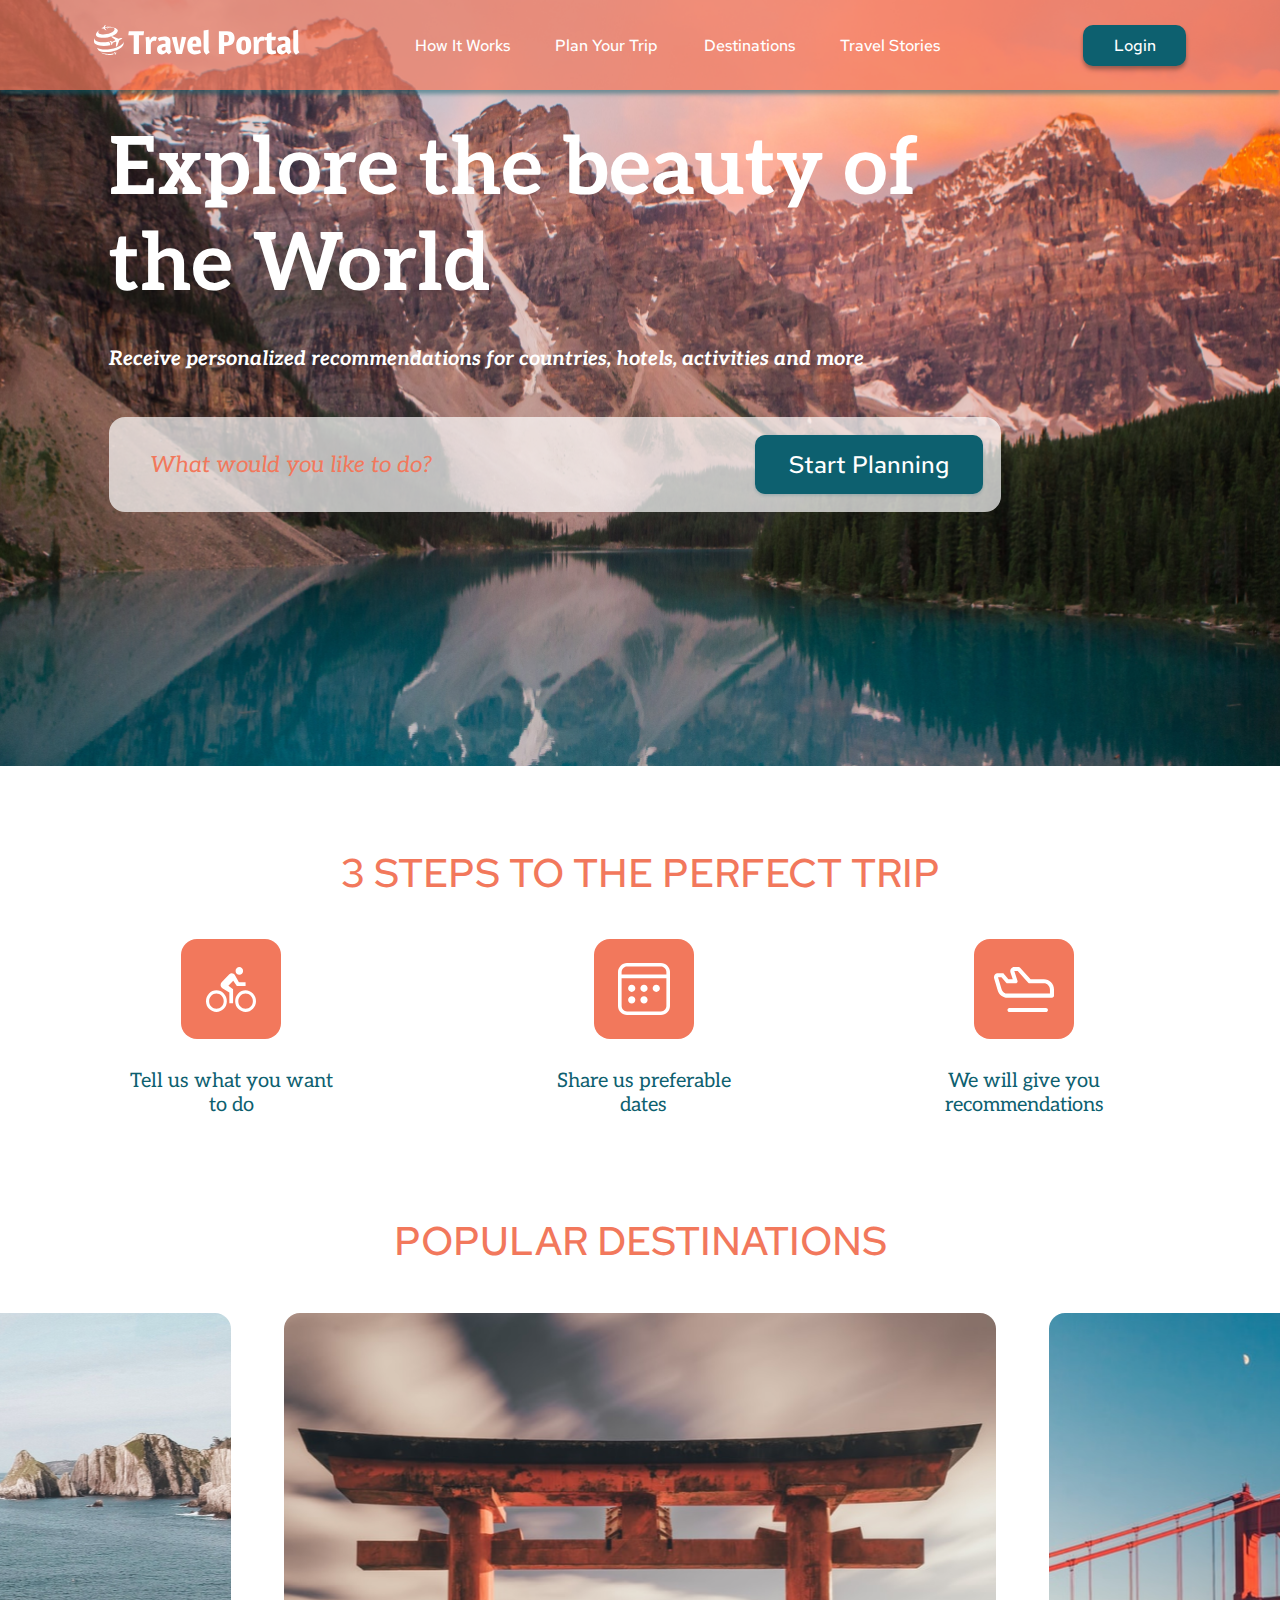
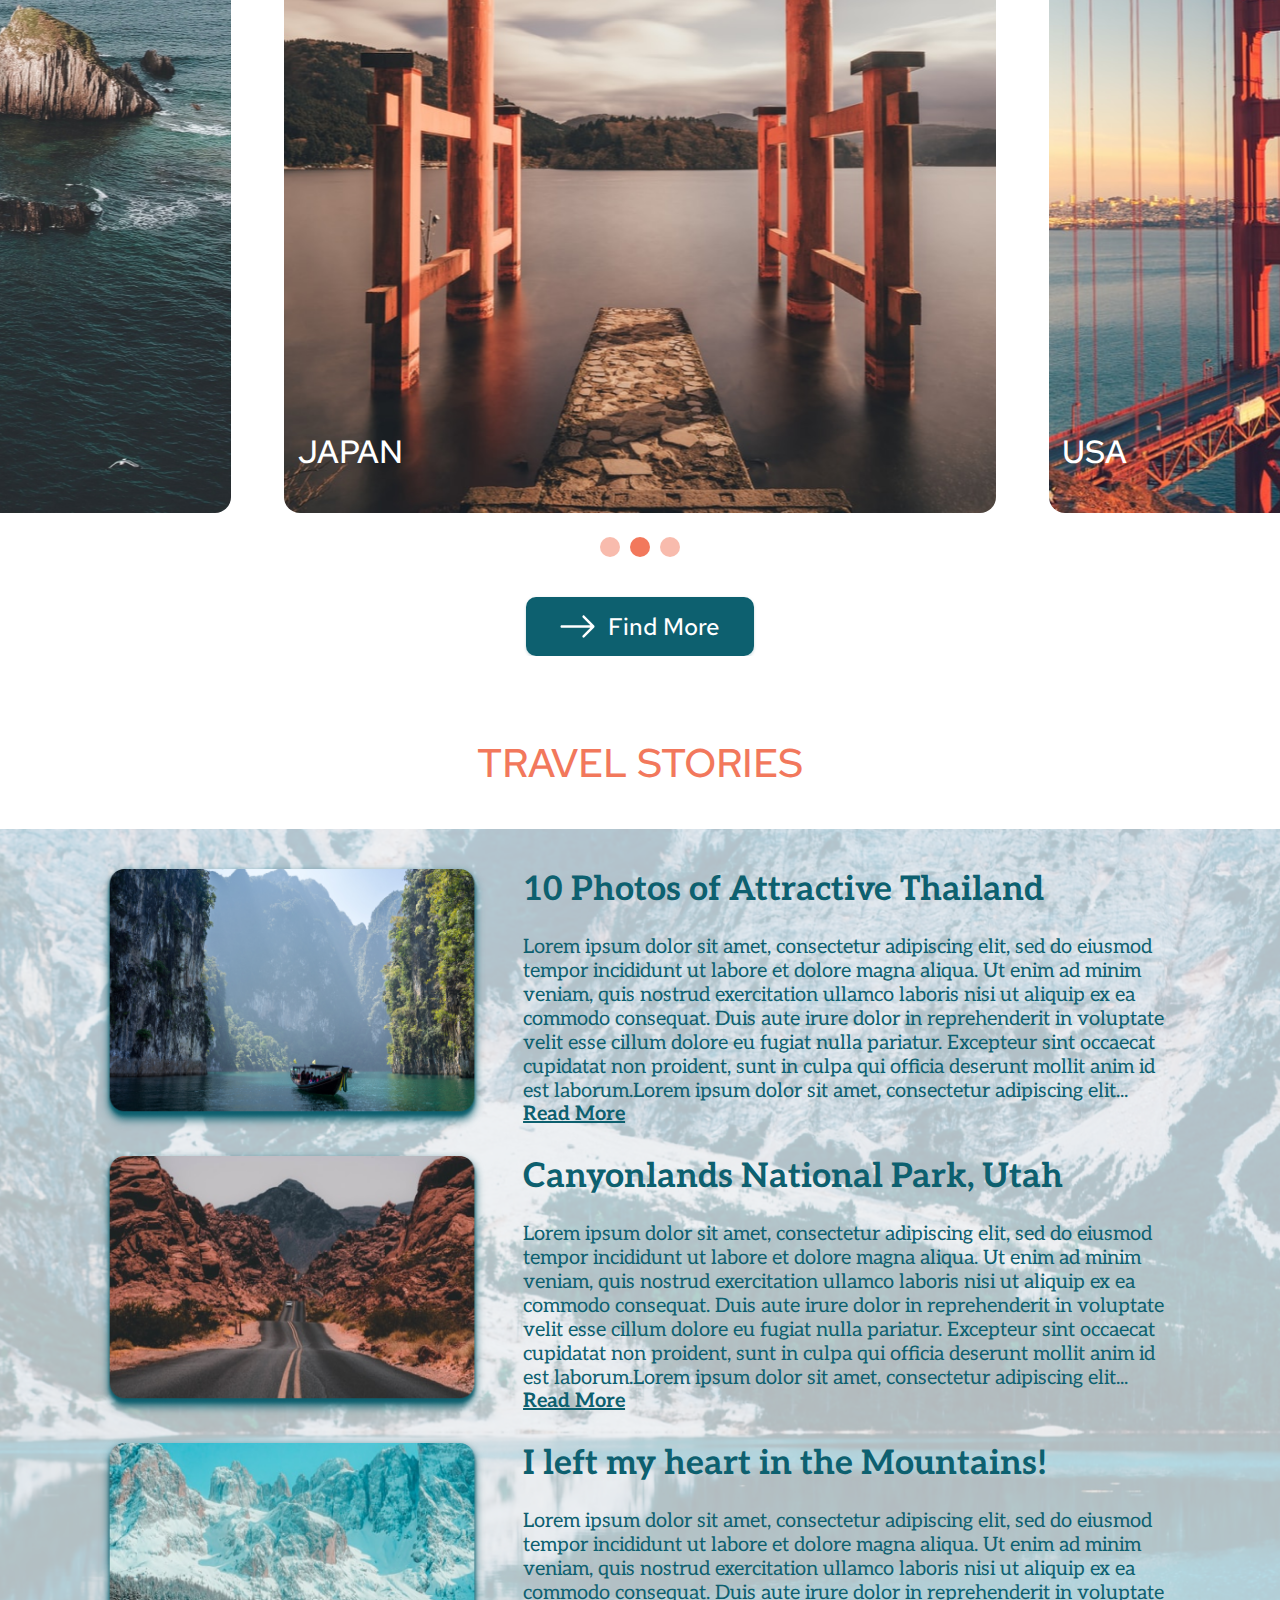
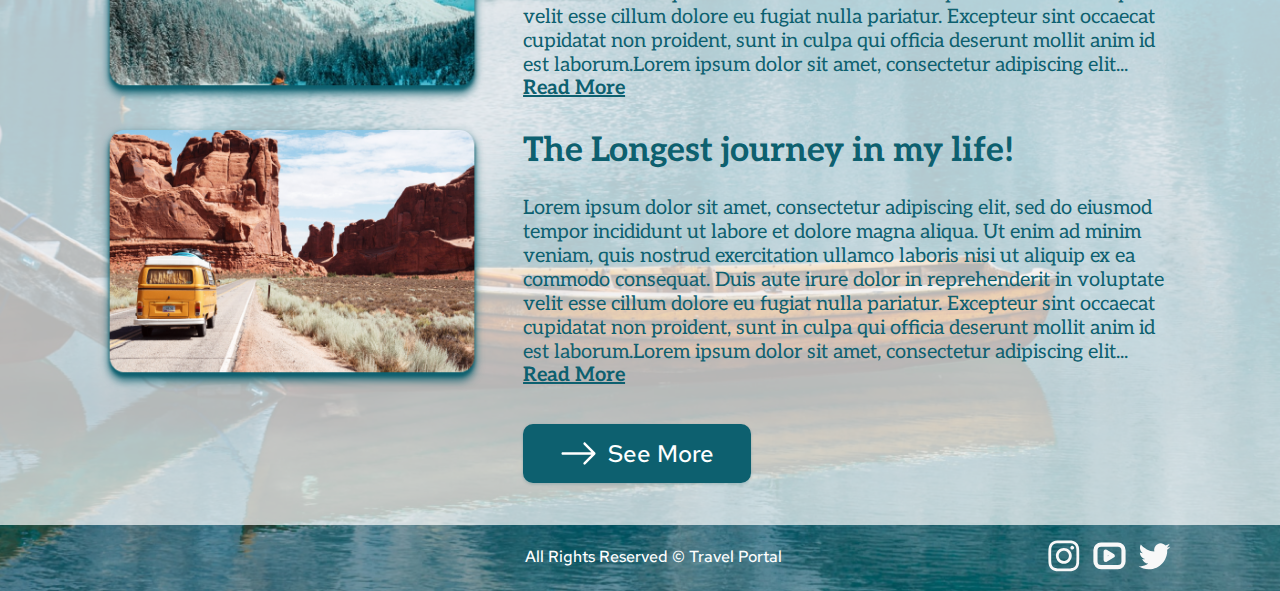
<file: index.html>
<!DOCTYPE html>
<html lang="en">
  <head>
    <meta charset="UTF-8" />
    <meta http-equiv="X-UA-Compatible" content="IE=edge" />
    <meta name="viewport" content="width=device-width, initial-scale=1.0" />
    <title>Travel</title>
    <link rel="stylesheet" href="css/normalize.css" />
    <link rel="stylesheet" href="css/style.css" />
    <link rel="stylesheet" href="css/media.css" />
    <link rel="preconnect" href="https://fonts.googleapis.com" />
    <link rel="preconnect" href="https://fonts.gstatic.com" crossorigin />
    <link
      href="https://fonts.googleapis.com/css2?family=IBM+Plex+Serif:wght@100&family=Montserrat&family=Red+Hat+Text:wght@500&family=Roboto:wght@500;700&display=swap"
      rel="stylesheet"
    />
    <link
      href="https://fonts.googleapis.com/css2?family=Aleo:wght@700&family=IBM+Plex+Serif:wght@100&family=Montserrat&family=Red+Hat+Text:wght@500&family=Roboto:wght@500;700&display=swap"
      rel="stylesheet"
    />
    <link
      href="https://fonts.googleapis.com/css2?family=Aleo:ital,wght@0,700;1,700&family=IBM+Plex+Serif:wght@100&family=Montserrat&family=Red+Hat+Text:wght@500&family=Roboto:wght@500;700&display=swap"
      rel="stylesheet"
    />
    <link
      href="https://fonts.googleapis.com/css2?family=Aleo:ital,wght@0,400;0,700;1,700&family=IBM+Plex+Serif:wght@100&family=Montserrat&family=Red+Hat+Text:wght@500&family=Roboto:wght@500;700&display=swap"
      rel="stylesheet"
    />
    <link
      href="https://fonts.googleapis.com/css2?family=Aleo:ital,wght@0,400;1,700&family=IBM+Plex+Serif:wght@100&family=Montserrat&display=swap"
      rel="stylesheet"
    />
    <link
      href="https://fonts.googleapis.com/css2?family=Aleo:ital,wght@0,400;1,700&family=IBM+Plex+Serif:wght@100&family=Montserrat&family=Red+Hat+Text&display=swap"
      rel="stylesheet"
    />
    <script defer src="script/script.js"></script>
    <script defer src="script/burger.js"></script>
    <script defer src="script/desktop-slider.js"></script>
    <script defer src="script/popup.js"></script>
  </head>
  <body>
    <div class="wrapper closed"></div>
    <div class="login-popup closed">
      <h2 class="login-popup__title">Log in to your account</h2>
      <button class="login-popup__button button_facebook">
        <img src="assets/img/facebook-logo.svg" alt="facebook" class="button__logo" />
        <p class="button__text">Sign In with Facebook</p></button
      ><br />
      <button class="login-popup__button button_google">
        <img src="assets/img/google-logo.svg" alt="google" class="button__logo" />
        <p class="button__text">Sign In with Google</p>
      </button>
      <div class="or-wrapper">
        <span class="or-transition">or</span>
      </div>
      <form action="#" method="POST" class="sign-form">
        <label for="email" class="sign-form__label">E-mail</label>
        <input type="text" id="email" class="sign-form__input input_email" />
        <label for="password" class="sign-form__label">Password</label>
        <input type="password" id="password" class="sign-form__input input_password" />
        <input type="submit" value="Sign In" class="sign-form__submit login-popup__button" />
      </form>
      <p class="forgot-password"><a href="" class="forgot-password__link">Forgot Your Password?</a></p>
      <hr />
      <div class="popup-link__wrapper">
        <p class="login-popup__register">Don't have an account? <a href="#" class="register__link">Register</a></p>
        <p class="login-popup__login">Already have an account? <a href="#" class="login__link">Log in</a></p>
      </div>
    </div>
    <div class="burger-menu closed">
      <img class="burger-menu__cancel" src="assets/img/burger-menu__cancel.svg" alt="cancel" />
      <ul class="burger-menu__list">
        <li class="burger-menu__item item"><a href="#trip-search">How It Works</a></li>
        <li class="burger-menu__item item"><a href="#steps">Plan Your Trip</a></li>
        <li class="burger-menu__item item"><a href="#destinations">Destinations</a></li>
        <li class="burger-menu__item item"><a href="#travel-stories">Travel Stories</a></li>
        <li class="burger-menu__item item item_account"><a href="#">Account</a></li>
        <li class="burger-menu__item item"><a href="#social-media">Social Media</a></li>
      </ul>
    </div>
    <header class="header">
      <div class="header-background">
        <div class="header-container">
          <section class="header__description">
            <div class="header-img">
              <img class="header__logo" src="assets/img/logo-mobile.svg" alt="logo" />
              <img class="header__logo-name" src="assets/img/logo-name.svg" alt="logo-name" />
            </div>
            <nav class="header__nav nav">
              <ul class="nav__list list">
                <li class="nav__item item"><a href="#trip-search">How It Works</a></li>
                <li class="nav__item item"><a href="#steps">Plan Your Trip</a></li>
                <li class="nav__item item"><a href="#destinations">Destinations</a></li>
                <li class="nav__item item"><a href="#travel-stories">Travel Stories</a></li>
              </ul>
            </nav>
            <div class="button-container">
              <button class="header__button">Login</button
              ><button class="header__burger-button"><img src="assets/img/burger.svg" alt="burger" /></button>
            </div>
          </section>
        </div>
        <section class="trip-search" id="trip-search">
          <h2 class="trip-search__title">Explore the beauty of the World</h2>
          <p class="trip-search__description">Receive personalized recommendations for countries, hotels, activities and more</p>
          <form class="trip-search__form form">
            <input type="text" placeholder="What would you like to do?" class="trip-search__text" />
            <button class="trip-search__button button">Start Planning</button>
          </form>
        </section>
      </div>
    </header>
    <main class="main">
      <section class="steps" id="steps">
        <h2 class="steps__title title">3 STEPS TO THE PERFECT TRIP</h2>
        <ul class="steps__list">
          <li class="steps__item item item_bike">
            <div class="steps__image-wrapper">
              <img class="steps__image_bike" src="assets/img/bike.svg" alt="bike" />
            </div>
            <p class="steps__description description__bike">Tell us what you want to do</p>
          </li>
          <li class="steps__item item item_dates">
            <div class="steps__image-wrapper">
              <img class="steps__image_schedule" src="assets/img/dates.svg" alt="schedule" />
            </div>
            <p class="steps__description description__dates">Share us preferable dates</p>
          </li>
          <li class="steps__item item item_plane">
            <div class="steps__image-wrapper">
              <img class="steps__image_plane" src="assets/img/plane.svg" alt="plane" />
            </div>
            <p class="steps__description description__plane">We will give you recommendations</p>
          </li>
        </ul>
      </section>
      <section class="destinations" id="destinations">
        <h2 class="destinations__title title">POPULAR DESTINATIONS</h2>
        <div class="slider__arrow slider__arrow_left"></div>
        <div class="slider__arrow slider__arrow_right"></div>
        <div class="laptop-slider">
          <ul class="laptop-slider__slider slider">
            <li class="slider__item item slider__item_usa"><h3 class="slider__title">USA</h3></li>
            <li class="slider__item item slider__item_spain"><h3 class="slider__title">Spain</h3></li>
            <li class="slider__item item slider__item_japan"><h3 class="slider__title">Japan</h3></li>
            <li class="slider__item item slider__item_usa"><h3 class="slider__title">USA</h3></li>
            <li class="slider__item item slider__item_spain"><h3 class="slider__title">Spain</h3></li>
          </ul>
        </div>
        <ul class="laptop-dots">
          <li class="dots__item item"></li>
          <li class="dots__item item dots__item_active"></li>
          <li class="dots__item item"></li>
        </ul>
        <div class="mobile-slider">
          <input type="radio" name="images" id="i1" checked />
          <input type="radio" name="images" id="i2" />
          <input type="radio" name="images" id="i3" />
          <div class="mobile-slider__img" id="one">
            <img src="assets/img/spain-mobile.png" alt="spain" />
            <h3 class="mobile-slider__description">SPAIN</h3>
            <label for="i3" class="pre"></label>
            <label for="i2" class="next"></label>
          </div>
          <div class="mobile-slider__img" id="two">
            <img src="assets/img/japan-mobile.png" alt="Japan" />
            <h3 class="mobile-slider__description">JAPAN</h3>
            <label for="i1" class="pre"></label>
            <label for="i3" class="next"></label>
          </div>
          <div class="mobile-slider__img" id="three">
            <img src="assets/img/USA-mobile.png" alt="USA" />
            <h3 class="mobile-slider__description">USA</h3>
            <label for="i2" class="pre"></label>
            <label for="i1" class="next"></label>
          </div>
          <div class="mobile-slider__nav">
            <label class="mobile-slider__dots" id="dot1" for="i1"></label>
            <label class="mobile-slider__dots" id="dot2" for="i2"></label>
            <label class="mobile-slider__dots" id="dot3" for="i3"></label>
          </div>
        </div>
        <button class="destinations__button button">
          <img class="button__arrow" src="assets/img/arrow.svg" alt="arrow" />
          <p>Find More</p>
        </button>
      </section>
    </main>
    <footer class="footer">
      <h2 class="travel-stories__title title" id="travel-stories">TRAVEL STORIES</h2>
      <div class="bottom-background">
        <div class="travel-stories__background">
          <ul class="travel-stories__list">
            <li class="travel-stories__item item">
              <img class="travel-stories__img" src="assets/img/thailand.png" alt="thailand" />
              <div class="travel-stories__description">
                <h3 class="travel-stories__head">10 Photos of Attractive Thailand</h3>
                <div class="travel-stories__text">
                  Lorem ipsum dolor sit amet, consectetur adipiscing elit, sed do eiusmod tempor incididunt ut labore et dolore magna
                  aliqua. Ut enim ad minim veniam, quis nostrud exercitation ullamco laboris nisi ut aliquip ex ea commodo consequat. Duis
                  aute irure dolor in reprehenderit in voluptate velit esse cillum dolore eu fugiat nulla pariatur. Excepteur sint occaecat
                  cupidatat non proident, sunt in culpa qui officia deserunt mollit anim id est laborum.Lorem ipsum dolor sit amet,
                  consectetur adipiscing elit...
                </div>
                <a href="#" class="travel-stories__link">Read More</a>
              </div>
            </li>
            <li class="travel-stories__item item">
              <img class="travel-stories__img" src="assets/img/park.png" alt="national-park" />
              <div class="travel-stories__description">
                <h3 class="travel-stories__head">Canyonlands National Park, Utah</h3>
                <div class="travel-stories__text">
                  Lorem ipsum dolor sit amet, consectetur adipiscing elit, sed do eiusmod tempor incididunt ut labore et dolore magna
                  aliqua. Ut enim ad minim veniam, quis nostrud exercitation ullamco laboris nisi ut aliquip ex ea commodo consequat. Duis
                  aute irure dolor in reprehenderit in voluptate velit esse cillum dolore eu fugiat nulla pariatur. Excepteur sint occaecat
                  cupidatat non proident, sunt in culpa qui officia deserunt mollit anim id est laborum.Lorem ipsum dolor sit amet,
                  consectetur adipiscing elit...
                </div>
                <a href="#" class="travel-stories__link">Read More</a>
              </div>
            </li>
            <li class="travel-stories__item item">
              <img class="travel-stories__img" src="assets/img/mountains.png" alt="mountains" />
              <div class="travel-stories__description">
                <h3 class="travel-stories__head">I left my heart in the Mountains!</h3>
                <div class="travel-stories__text">
                  Lorem ipsum dolor sit amet, consectetur adipiscing elit, sed do eiusmod tempor incididunt ut labore et dolore magna
                  aliqua. Ut enim ad minim veniam, quis nostrud exercitation ullamco laboris nisi ut aliquip ex ea commodo consequat. Duis
                  aute irure dolor in reprehenderit in voluptate velit esse cillum dolore eu fugiat nulla pariatur. Excepteur sint occaecat
                  cupidatat non proident, sunt in culpa qui officia deserunt mollit anim id est laborum.Lorem ipsum dolor sit amet,
                  consectetur adipiscing elit...
                </div>
                <a href="#" class="travel-stories__link">Read More</a>
              </div>
            </li>
            <li class="travel-stories__item item">
              <img class="travel-stories__img" src="assets/img/journey.png" alt="journey" />
              <div class="travel-stories__description">
                <h3 class="travel-stories__head">The Longest journey in my life!</h3>
                <div class="travel-stories__text">
                  Lorem ipsum dolor sit amet, consectetur adipiscing elit, sed do eiusmod tempor incididunt ut labore et dolore magna
                  aliqua. Ut enim ad minim veniam, quis nostrud exercitation ullamco laboris nisi ut aliquip ex ea commodo consequat. Duis
                  aute irure dolor in reprehenderit in voluptate velit esse cillum dolore eu fugiat nulla pariatur. Excepteur sint occaecat
                  cupidatat non proident, sunt in culpa qui officia deserunt mollit anim id est laborum.Lorem ipsum dolor sit amet,
                  consectetur adipiscing elit...
                </div>
                <a href="#" class="travel-stories__link">Read More</a>
              </div>
            </li>
          </ul>
          <button class="travel-stories__button button">
            <img class="button__arrow" src="assets/img/arrow.svg" alt="arrow" />See More
          </button>
        </div>
        <section class="footer-description" id="social-media">
          <div class="footer-text">All Rights Reserved © Travel Portal</div>
          <div class="footer-logo_wrapper">
            <img class="footer-logo footer-logo_inst" src="assets/img/inst.svg" alt="instagram" />
            <div class="footer-logo footer-logo_youtube">
              <img class="footer-logo_youtube-out" src="assets/img/youtube.svg" alt="youtube" />
              <img class="footer-logo_youtube-in" src="assets/img/youtube2.svg" alt="youtube" />
            </div>
            <img class="footer-logo footer-logo_twitter" src="assets/img/twitter.svg" alt="twitter" />
          </div>
        </section>
      </div>
    </footer>
  </body>
</html>
</file>
<file: css/style.css>
* {
  margin: 0;
  padding: 0;
  box-sizing: border-box;
}

html {
  scroll-behavior: smooth;
}

body {
  max-width: 1440px;
  margin: 0 auto;
}

.wrapper {
  z-index: 4;
  position: fixed;
  max-width: 1440px;
  width: 100%;
  height: 100%;
  background: rgba(0, 0, 0, 0.4);
}

.opened {
  display: block;
}

.closed {
  display: none;
}

.login-popup {
  z-index: 4;
  display: flex;
  flex-direction: column;
  align-items: center;
  position: absolute;
  top: -670px;
  left: 50%;
  width: 45%;
  max-width: 650px;
  min-width: 310px;
  height: 660px;
  padding: 25px 45px 23px 45px;
  transform: translateX(-50%);
  transition: all 0.2s ease-in;
  border-radius: 16px;
  background: linear-gradient(177.09deg, #ffffff 6.15%, #0d606f 202.69%);
  box-shadow: 0px 4px 4px rgba(0, 0, 0, 0.25);
}

.login-popup_top60 {
  top: 60px;
}

.login-popup_top-670 {
  top: -670px;
}

.login-popup__title {
  margin-bottom: 30px;
  font-family: 'Aleo';
  font-weight: 700;
  font-size: 32px;
  line-height: 38px;
  color: #0d606f;
}

.login-popup__button {
  display: flex;
  justify-content: center;
  align-items: center;
  width: 100%;
  height: 56px;
  border: none;
  border-radius: 10px;
  font-family: 'Red Hat Text';
  font-size: 20px;
  line-height: 26px;
  box-shadow: 0px 0px 3px rgba(13, 96, 111, 0.08), 0px 2px 3px rgba(13, 96, 111, 0.16);
}

.button_facebook {
  color: #ffffff;
  background: #1877f2;
}

.button_google {
  margin-bottom: 30px;
  color: #0d606f;
  background: #ffffff;
}

.button__logo {
  width: 24px;
  height: 24px;
  margin-right: 15px;
}

.or-wrapper {
  width: 100%;
  overflow: hidden;
  text-align: center;
  margin-bottom: 10px;
}

.or-wrapper span {
  display: inline-block;
  vertical-align: middle;
  font-family: 'Aleo';
  font-weight: 700;
  font-size: 20px;
  line-height: 24px;
  color: rgba(13, 96, 111, 0.5);
}

.or-wrapper:before,
.or-wrapper:after {
  content: '';
  display: inline-block;
  position: relative;
  vertical-align: middle;
  width: 100%;
  height: 1px;
  background-color: rgba(13, 96, 111, 0.5);
}

.or-wrapper:before {
  left: -9px;
  margin-left: -100%;
}

.or-wrapper:after {
  right: -9px;
  margin-right: -100%;
}

.sign-form {
  width: 100%;
}

.sign-form__label {
  display: block;
  margin-bottom: 5px;
  font-family: 'Aleo';
  font-size: 16px;
  line-height: 19px;
  color: #0d606f;
}

.sign-form__input {
  display: block;
  width: 100%;
  height: 54px;
  margin-bottom: 20px;
  padding-left: 10px;
  border: none;
  border-radius: 10px;
  font-family: 'Red Hat Text';
  font-size: 22px;
  line-height: 26px;
  color: #0d606f;
  background: #ffffff;
  box-shadow: inset 0px 0px 3px rgba(13, 96, 111, 0.08), inset 0px 2px 3px rgba(13, 96, 111, 0.16);
}

.sign-form__submit {
  margin: 25px 0 10px;
  border-radius: 10px;
  font-family: 'Red Hat Text';
  font-size: 20px;
  line-height: 26px;
  color: #ffffff;
  background: #0d606f;
  box-shadow: 0px 0px 3px rgba(13, 96, 111, 0.08), 0px 2px 3px rgba(13, 96, 111, 0.16);
}

.forgot-password {
  margin-bottom: 26px;
  text-decoration-line: underline;
  font-family: 'Aleo';
  font-weight: 700;
  font-size: 15px;
  line-height: 18px;
  color: #0d606f;
  text-shadow: 0px 2px 3px rgba(255, 255, 255, 0.16);
}

.login-popup a,
.login-popup a:active,
.login-popup a:hover {
  color: #0d606f;
}

.login-popup hr {
  height: 1px;
  width: 100%;
  margin-bottom: 20px;
  border: none;
  background-color: rgba(13, 96, 111, 0.5);
}

.login-popup__register,
.login-popup__login {
  font-family: 'Aleo';
  font-weight: 700;
  font-size: 15px;
  line-height: 18px;
  color: rgba(13, 96, 111, 0.5);
  text-shadow: 0px 2px 3px rgba(255, 255, 255, 0.16);
}

.login-popup__login {
  display: none;
}

.header a,
.header a:active,
.header a:hover {
  text-decoration: none;
  color: #ffffff;
}

.header-background {
  background: url(../assets/img/upper-background.png);
  background-repeat: no-repeat;
  background-position: center;
  background-size: cover;
}

.header-container {
  display: flex;
  justify-content: center;
  align-items: center;
  height: 90px;
  background: rgba(242, 120, 92, 0.7);
  box-shadow: 0px 4px 4px rgba(13, 96, 111, 0.5);
}

.header__description {
  display: flex;
  justify-content: space-around;
  width: 100%;
  padding: 2.8%;
  font-family: 'Red Hat Text';
  font-weight: 500;
  font-size: 16px;
  line-height: 21px;
}

.header__img {
  margin-bottom: 9px;
}

.nav {
  position: relative;
  margin: 10px 2.3% 0 0;
  color: rgba(255, 255, 255, 1);
}

.nav__list {
  display: flex;
  justify-content: space-between;
  width: 525px;
}

.item {
  list-style-type: none;
}

.header__button {
  width: 103px;
  height: 41px;
  border: none;
  border-radius: 10px;
  font-family: 'Red Hat Text';
  font-weight: 500;
  font-size: 16px;
  line-height: 21px;
  background-color: rgba(13, 96, 111, 1);
  box-shadow: 0px 4px 4px rgba(0, 0, 0, 0.25), 0px 2px 3px rgba(13, 96, 111, 0.16);
  color: #ffffff;
}

.header__burger-button {
  display: none;
  background: inherit;
  border: none;
}

.trip-search {
  max-width: 892px;
  margin: 32px 1% 0 8.5%;
  padding-bottom: 254px;
  font-family: 'Aleo';
  font-weight: 700;
  color: #ffffff;
}

.trip-search__title {
  font-size: 80px;
  line-height: 96px;
}

.trip-search__description {
  margin-top: 33px;
  font-style: italic;
  font-size: 20px;
  line-height: 24px;
}

.trip-search__form {
  display: flex;
  justify-content: space-between;
  height: 95px;
  margin-top: 46px;
  padding: 18px;
  border-radius: 16px;
  background: rgba(255, 255, 255, 0.7);
}

.trip-search__text {
  margin-left: 23px;
  outline: none;
  border: none;
  font-style: italic;
  font-size: 24px;
  line-height: 29px;
  color: #f2785c;
  background: rgba(255, 255, 255, 0);
}

.trip-search__text::placeholder {
  font-family: 'Aleo';
  font-style: italic;
  font-size: 22.5px;
  line-height: 29px;
  color: #f2785c;
}

.button {
  width: 228px;
  height: 59px;
  border: none;
  border-radius: 10px;
  font-family: 'Red Hat Text';
  font-weight: 500;
  font-size: 24px;
  line-height: 32px;
  color: #ffffff;
  background: #0d606f;
  box-shadow: 0px 0px 3px rgba(13, 96, 111, 0.08), 0px 2px 3px rgba(13, 96, 111, 0.16);
}

.steps {
  display: flex;
  flex-direction: column;
  justify-content: center;
  padding: 80px 0 97px;
}

.title {
  text-align: center;
  font-family: 'Red Hat Text';
  font-weight: 500;
  font-size: 40px;
  line-height: 53px;
  color: #f2785c;
}

.steps__list {
  display: flex;
  justify-content: space-between;
}

.steps__item {
  display: flex;
  flex-direction: column;
}

.item_bike {
  width: 17.1%;
  margin-left: 9.5%;
}

.item_dates {
  width: 15.5%;
  margin-left: 5%;
}
.item_plane {
  width: 22%;
  margin-right: 9%;
}

.steps__image-wrapper {
  display: flex;
  justify-content: center;
  align-items: center;
  width: 100px;
  height: 100px;
  margin: 40px auto 30px;
  border-radius: 16px;
  background: #f2785c;
}

.steps__image_bike {
  width: 50px;
  height: 45px;
}

.steps__image_schedule {
  width: 52px;
  height: 52px;
}

.steps__image_plane {
  width: 60px;
  height: 45px;
}

.steps__description {
  text-align: center;
  font-family: 'Aleo';
  font-size: 20px;
  line-height: 24px;
  color: #0d606f;
}

.destinations {
  display: flex;
  position: relative;
  flex-direction: column;
  align-items: center;
  margin-bottom: 80px;
  overflow: hidden;
}

.destinations__title {
  margin-bottom: 46px;
}

.laptop-slider {
  display: flex;
  flex-direction: column;
  align-items: center;
  width: 100%;
}

.slider__arrow {
  position: absolute;
  top: 0;
  margin-top: 100px;
  height: 800px;
  width: 18%;
  border-radius: 16px;
  z-index: 2;
}

.slider__arrow_left {
  left: 0;
}

.slider__arrow_right {
  right: 0;
}

.laptop-slider__slider {
  display: flex;
  justify-content: space-between;
  width: 294.4%;
  transition: transform 0.2s ease-in;
}

.slider__item {
  width: 18.87%;
  height: 800px;
  border-radius: 16px;
  background-repeat: no-repeat;
  background-position: center;
}

.slider__item_spain {
  background-image: url(../assets/img/spain.png);
}

.slider__item_japan {
  background-image: url(../assets/img/japan.png);
}

.slider__item_usa {
  background-image: url(../assets/img/USA.png);
}

.slider__title {
  font-family: 'Red Hat Text';
  margin: 718px 0 0 1.9%;
  text-transform: uppercase;
  font-weight: 500;
  font-size: 32px;
  line-height: 42px;
  color: #ffffff;
}

.laptop-dots {
  display: flex;
  justify-content: space-between;
  width: 80px;
  margin: 24px 0 40px;
}

.dots__item {
  width: 20px;
  height: 20px;
  border-radius: 50%;
  background: rgba(242, 120, 92, 0.5);
}

.dots__item_active {
  background: #f2785c;
}

.mobile-slider {
  display: none;
}

.button__arrow {
  width: 35px;
  height: 22.5px;
  margin-right: 12.5px;
}

.destinations__button,
.travel-stories__button {
  display: flex;
  align-items: center;
  justify-content: center;
}

.bottom-background {
  background-image: url(../assets/img/bottom-background.png);
  background-repeat: no-repeat;
  background-position: center;
  background-size: cover;
}

.travel-stories__title {
  margin-bottom: 40px;
}

.travel-stories__background {
  padding: 40px 8.7% 40px 8.3%;
  background: rgba(255, 255, 255, 0.7);
}

.travel-stories__list {
  font-family: 'Aleo';
  color: #0d606f;
}

.travel-stories__item {
  display: flex;
  width: 100%;
  margin-bottom: 30px;
}

.travel-stories__img {
  width: 35%;
  height: 250px;
  border-radius: 16px;
  filter: drop-shadow(0px 4px 4px #0d606f);
}

.travel-stories__link {
  text-decoration: underline;
  font-weight: bold;
  color: #0d606f;
  font-size: 20px;
}

.travel-stories__description {
  margin-left: 45px;
}

.travel-stories__head {
  margin-bottom: 24px;
  font-size: 34px;
  line-height: 42px;
  font-weight: bold;
}

.travel-stories__text {
  font-size: 20px;
  line-height: 24px;
}

.travel-stories__button {
  margin: 37px auto 2px;
}

.footer-description {
  display: flex;
  justify-content: space-between;
  margin: 15px 8.5% 0 41%;
  padding-bottom: 19px;
}

.footer-text {
  align-self: center;
  text-align: center;
  font-family: 'Red Hat Text';
  font-weight: 500;
  font-size: 16px;
  line-height: 21px;
  color: #ffffff;
}

.footer-logo_wrapper {
  display: flex;
  justify-content: space-between;
  width: 19%;
}

.footer-logo_youtube {
  display: flex;
  justify-content: center;
  position: relative;
  align-items: center;
}

.footer-logo_youtube-in {
  position: absolute;
  top: 50%;
  transform: translate(50%, -50%);
  right: 50%;
}
</file>
<file: css/media.css>
@media (min-width: 1024px) {
  .burger-menu {
    display: none;
  }

  .burger-menu__cancel {
    display: none;
  }

  .burger-menu__list {
    display: none;
  }
}

@media (max-width: 1023px) {
  .login-popup {
    width: 70%;
  }

  .header__description {
    justify-content: space-between;
    width: 92.3%;
    margin-top: 45px;
    padding: 0;
  }

  .nav {
    display: none;
  }

  .header__burger-button {
    display: block;
    border: none;
  }

  .burger-menu {
    position: absolute;
    top: 0;
    right: -170px;
    height: 250px;
    width: 160px;
    margin: 5px;
    transition: all 0.3s ease-in;
    border-radius: 10px;
    background: #f2785c;
    box-shadow: 0px 4px 3px rgba(13, 96, 111, 0.25);
    z-index: 5;
  }

  .burger-menu a,
  .burger-menu a:active,
  .burger-menu a:hover {
    text-decoration: none;
    color: #ffffff;
  }

  .burger-menu_right0 {
    right: 0;
  }

  .burger-menu_right170 {
    right: -170px;
  }

  .burger-menu__list {
    display: flex;
    flex-direction: column;
    justify-content: space-between;
    height: 176px;
    margin: 44px 12px 30px;
    font-family: 'Red Hat Text';
    font-weight: 500;
    font-size: 16px;
    line-height: 21px;
    color: #ffffff;
  }

  .burger-menu__item {
    text-align: end;
  }

  .burger-menu__cancel {
    display: block;
    position: absolute;
    top: 0;
    left: 0;
    margin: 15.5px;
  }

  .header__button {
    display: none;
  }

  .trip-search__button {
    font-size: 20px;
  }

  .header-container {
    background: none;
    box-shadow: none;
  }

  .slider__item {
    height: 600px;
  }

  .slider__title {
    margin: 530px 0 0 1.9%;
  }

  .travel-stories__img {
    width: 45%;
  }

  .travel-stories__text {
    display: -webkit-box;
    display: box;
    -ms-text-overflow: ellipsis;
    -o-text-overflow: ellipsis;
    text-overflow: ellipsis;
    overflow: hidden;
    -ms-line-clamp: 8;
    -webkit-line-clamp: 8;
    line-clamp: 8;
    word-wrap: break-word;
    -webkit-box-orient: vertical;
    box-orient: vertical;
  }

  .footer-description {
    justify-content: center;
    margin: 16.4px auto 0;
    padding-bottom: 17.8px;
  }

  .footer-text {
    display: none;
  }

  .footer-logo_wrapper {
    width: 135px;
    margin: 0 0 0 8px;
  }
}

@media (max-width: 600px) {
  .login-popup__title {
    font-size: 20px;
  }

  .login-popup__button {
    font-size: 16px;
  }
  .header {
    background: url(../assets/img/upper-background-mobile.png);
    background-repeat: no-repeat;
    background-position: center;
    background-size: cover;
    height: 251px;
  }
  .header-background {
    background: linear-gradient(180deg, #0d606f 0%, rgba(13, 96, 111, 0) 25.1%);
  }

  .header-container {
    align-items: start;
  }

  .header__img {
    margin-bottom: 0;
  }

  .header__logo-name {
    display: none;
  }

  .button-container {
    margin-right: 7px;
  }

  .header__button {
    display: none;
  }

  .trip-search {
    width: 92.3%;
    height: 48px;
    margin: 0;
    padding-bottom: 61px;
  }

  .trip-search__title {
    display: none;
  }

  .trip-search__description {
    display: none;
  }

  .trip-search__form {
    width: 100%;
    height: 48px;
    margin: 52px 3.8% 61px 3.8%;
    padding: 9px;
  }

  .trip-search__text {
    margin-left: 7.5px;
    font-size: 14px;
    line-height: 17px;
  }

  .trip-search__text::placeholder {
    font-size: 13.3px;
    line-height: 17px;
  }

  .button {
    width: 92px;
    height: 30px;
    font-size: 10.8px;
    line-height: 15px;
  }

  .steps {
    padding: 20px 0;
  }

  .title {
    font-size: 14px;
    line-height: 19px;
  }

  .steps__list {
    margin: 0 3.85%;
  }

  .steps__item {
    align-items: center;
  }

  .item_bike {
    align-items: start;
    width: 94px;
    margin-left: 0;
  }

  .item_dates {
    width: 111px;
    margin-left: 4px;
  }

  .item_plane {
    align-items: end;
    width: 98px;
    margin-right: 0;
  }

  .steps__image-wrapper {
    width: 70px;
    height: 70px;
    margin: 20px 0;
  }

  .steps__image_bike {
    width: 35px;
    height: 31.5px;
  }

  .steps__image_schedule {
    width: 35px;
    height: 35px;
  }

  .steps__image_plane {
    width: 40px;
    height: 30px;
  }

  .steps__description {
    text-align: start;
    font-size: 10px;
    line-height: 12px;
  }

  .description__plane {
    text-align: end;
  }

  .destinations {
    margin-bottom: 20px;
  }

  .destinations__title {
    margin-bottom: 20px;
  }

  .laptop-slider {
    display: none;
  }

  .slider__arrow {
    display: none;
  }

  .laptop-dots {
    display: none;
  }

  .mobile-slider {
    display: block;
    position: relative;
    width: 92.3%;
    height: 210px;
    margin-bottom: 10px;
  }

  .mobile-slider__img {
    position: absolute;
    width: 100%;
    height: 100%;
  }

  .mobile-slider__img img {
    width: 100%;
    height: 100%;
    border-radius: 16px;
  }

  #i1,
  #i2,
  #i3 {
    display: none;
  }

  .pre,
  .next {
    display: inline-flex;
    position: absolute;
    width: 18px;
    height: 18px;
    top: 50%;
    bottom: 50%;
    margin-top: auto;
    margin-bottom: auto;
    z-index: 3;
    cursor: pointer;
  }

  .pre {
    left: 15px;
    border-top: 2.5px solid #f2785c;
    border-left: 2.5px solid #f2785c;
    transform: rotate(-45deg);
  }

  .next {
    right: 15px;
    border-top: 2.5px solid #f2785c;
    border-right: 2.5px solid #f2785c;
    transform: rotate(45deg);
  }

  .mobile-slider__nav {
    display: flex;
    position: absolute;
    justify-content: center;
    width: 100%;
    bottom: 12px;
    text-align: center;
    z-index: 3;
  }

  .mobile-slider__dots {
    display: inline-block;
    position: relative;
    width: 8px;
    height: 8px;
    margin: 0 3px;
    border-radius: 50%;
    background: rgba(242, 120, 92, 0.5);
  }

  .mobile-slider__img {
    z-index: -1;
  }

  #i1:checked ~ #one,
  #i2:checked ~ #two,
  #i3:checked ~ #three {
    z-index: 3;
  }

  #i1:checked ~ .mobile-slider__nav #dot1,
  #i2:checked ~ .mobile-slider__nav #dot2,
  #i3:checked ~ .mobile-slider__nav #dot3 {
    background: #f2785c;
  }

  label {
    -webkit-tap-highlight-color: rgba(0, 0, 0, 0);
  }

  .mobile-slider__description {
    position: absolute;
    text-align: center;
    top: 8px;
    left: 15px;
    font-family: 'Red Hat Text';
    font-weight: 500;
    font-size: 20px;
    line-height: 26px;
    color: #ffffff;
  }

  .button__arrow {
    width: 8.75px;
    height: 5.63px;
    margin-right: 6.62px;
  }

  .bottom-background {
    background-image: url(../assets/img/bottom-background-mobile.png);
  }

  .travel-stories__title {
    margin-bottom: 10px;
  }

  .travel-stories__background {
    padding: 12px 3.8%;
  }

  .travel-stories__item {
    margin-bottom: 15px;
  }

  .travel-stories__img {
    width: 43.5%;
    height: 130px;
  }

  .travel-stories__description {
    margin-top: 3px;
    margin-left: 10px;
  }

  .travel-stories__head {
    margin-bottom: 10px;
    font-size: 11px;
    line-height: 13px;
  }

  .travel-stories__text {
    font-size: 9px;
    line-height: 11px;
  }

  .travel-stories__link {
    display: block;
    font-size: 9px;
  }

  .travel-stories__button {
    margin: -5px auto 3px;
  }
}
</file>
